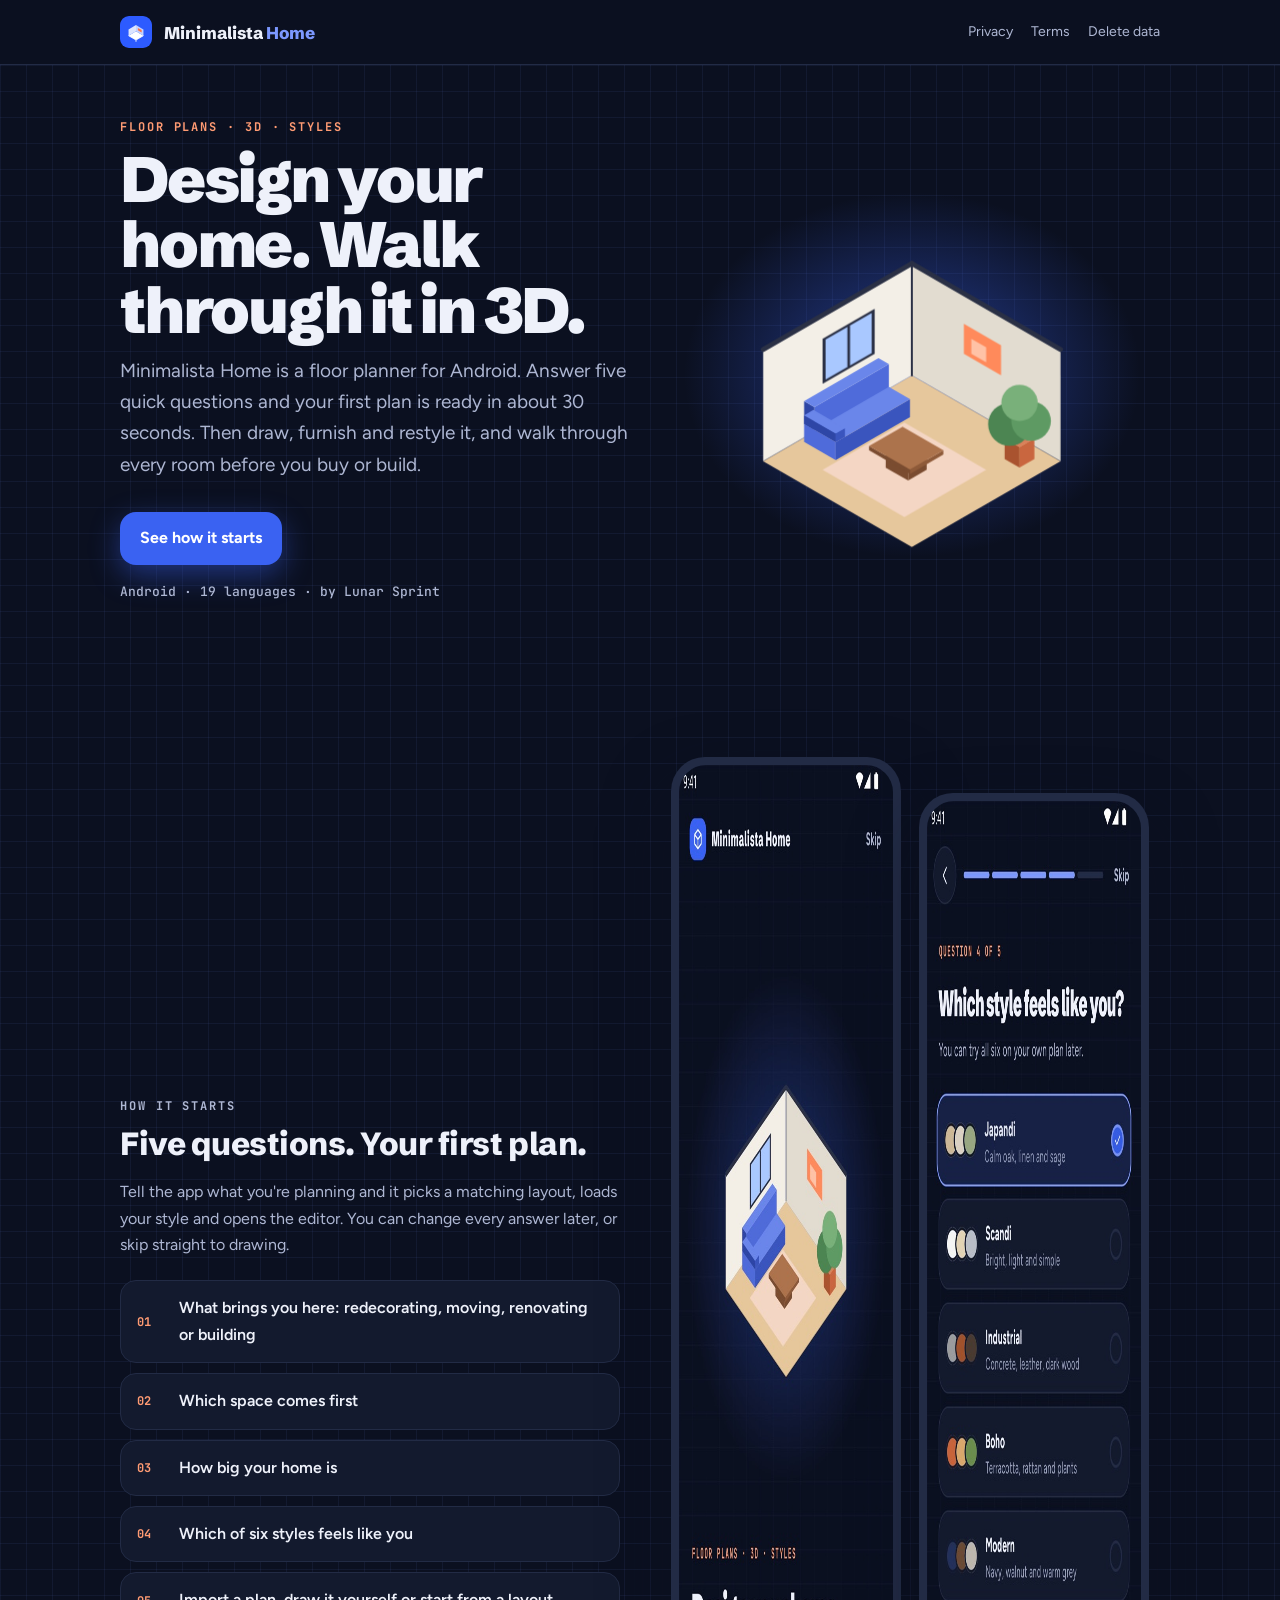
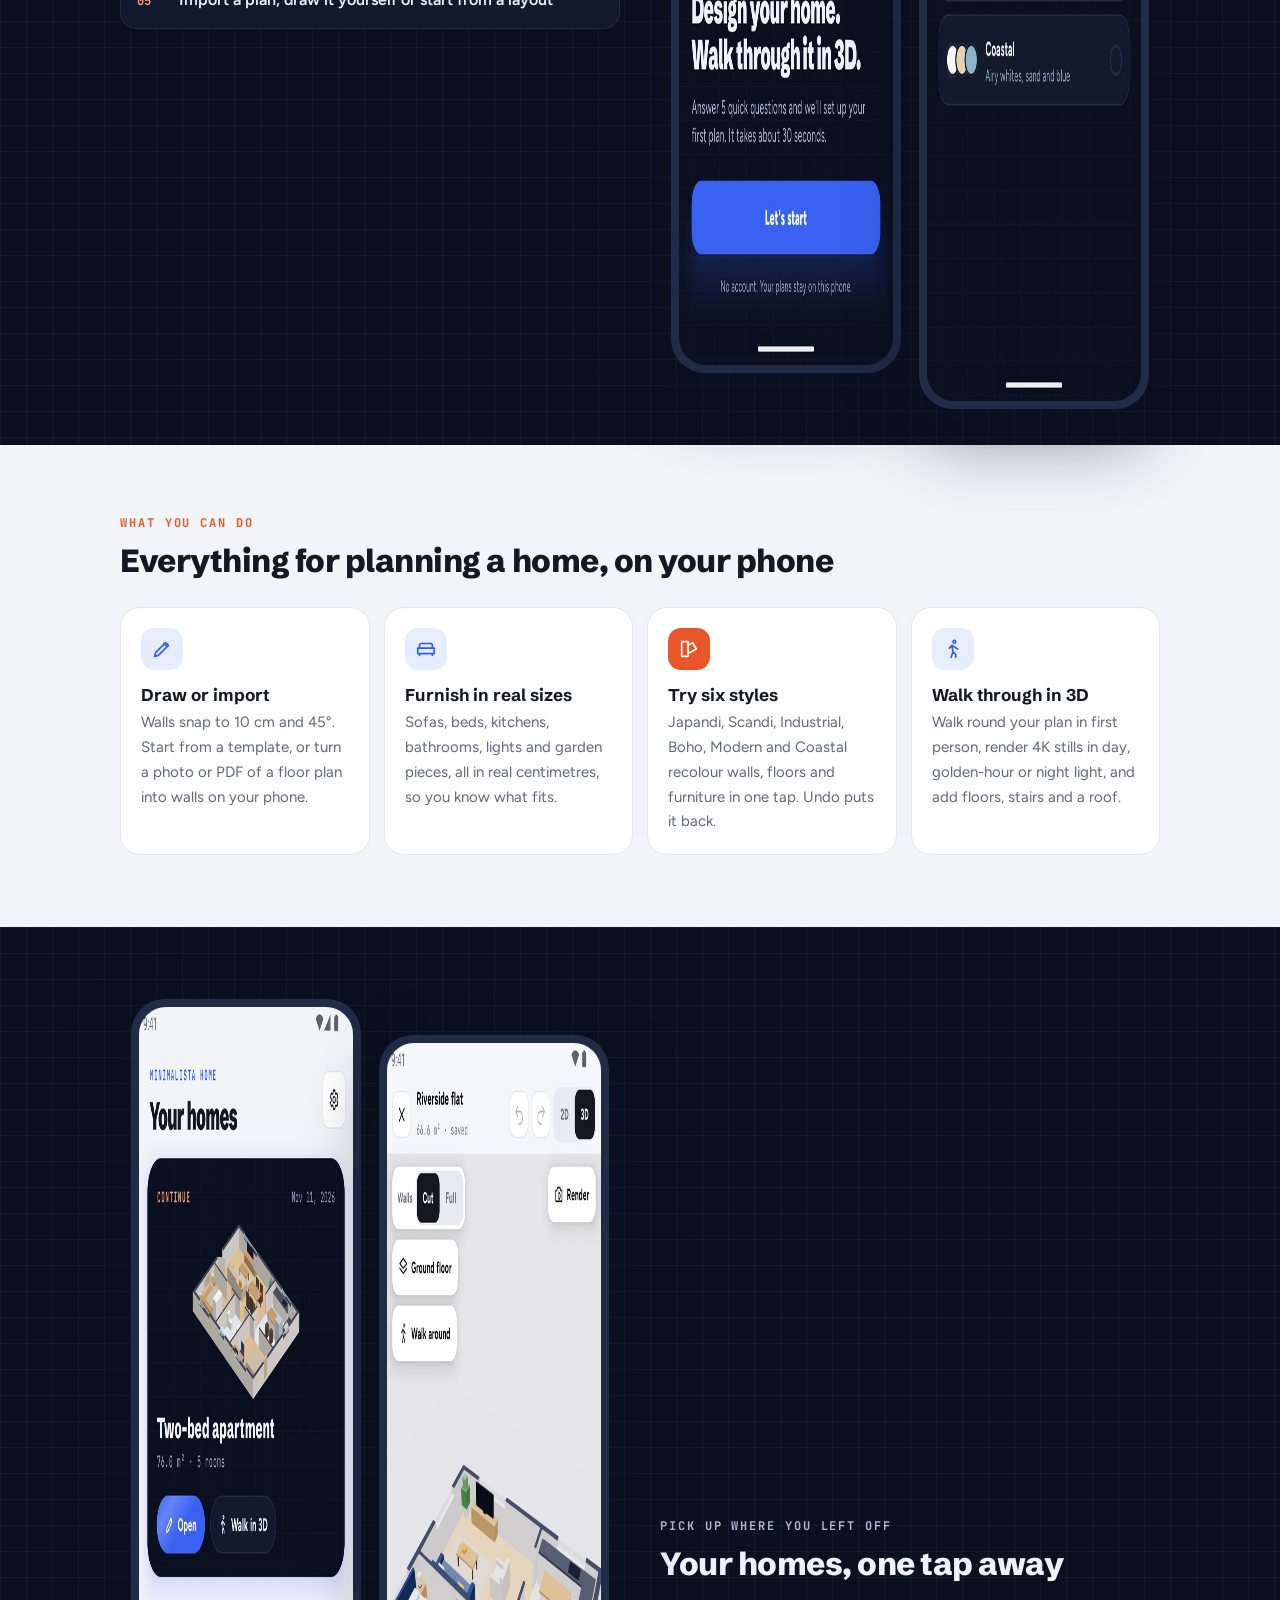
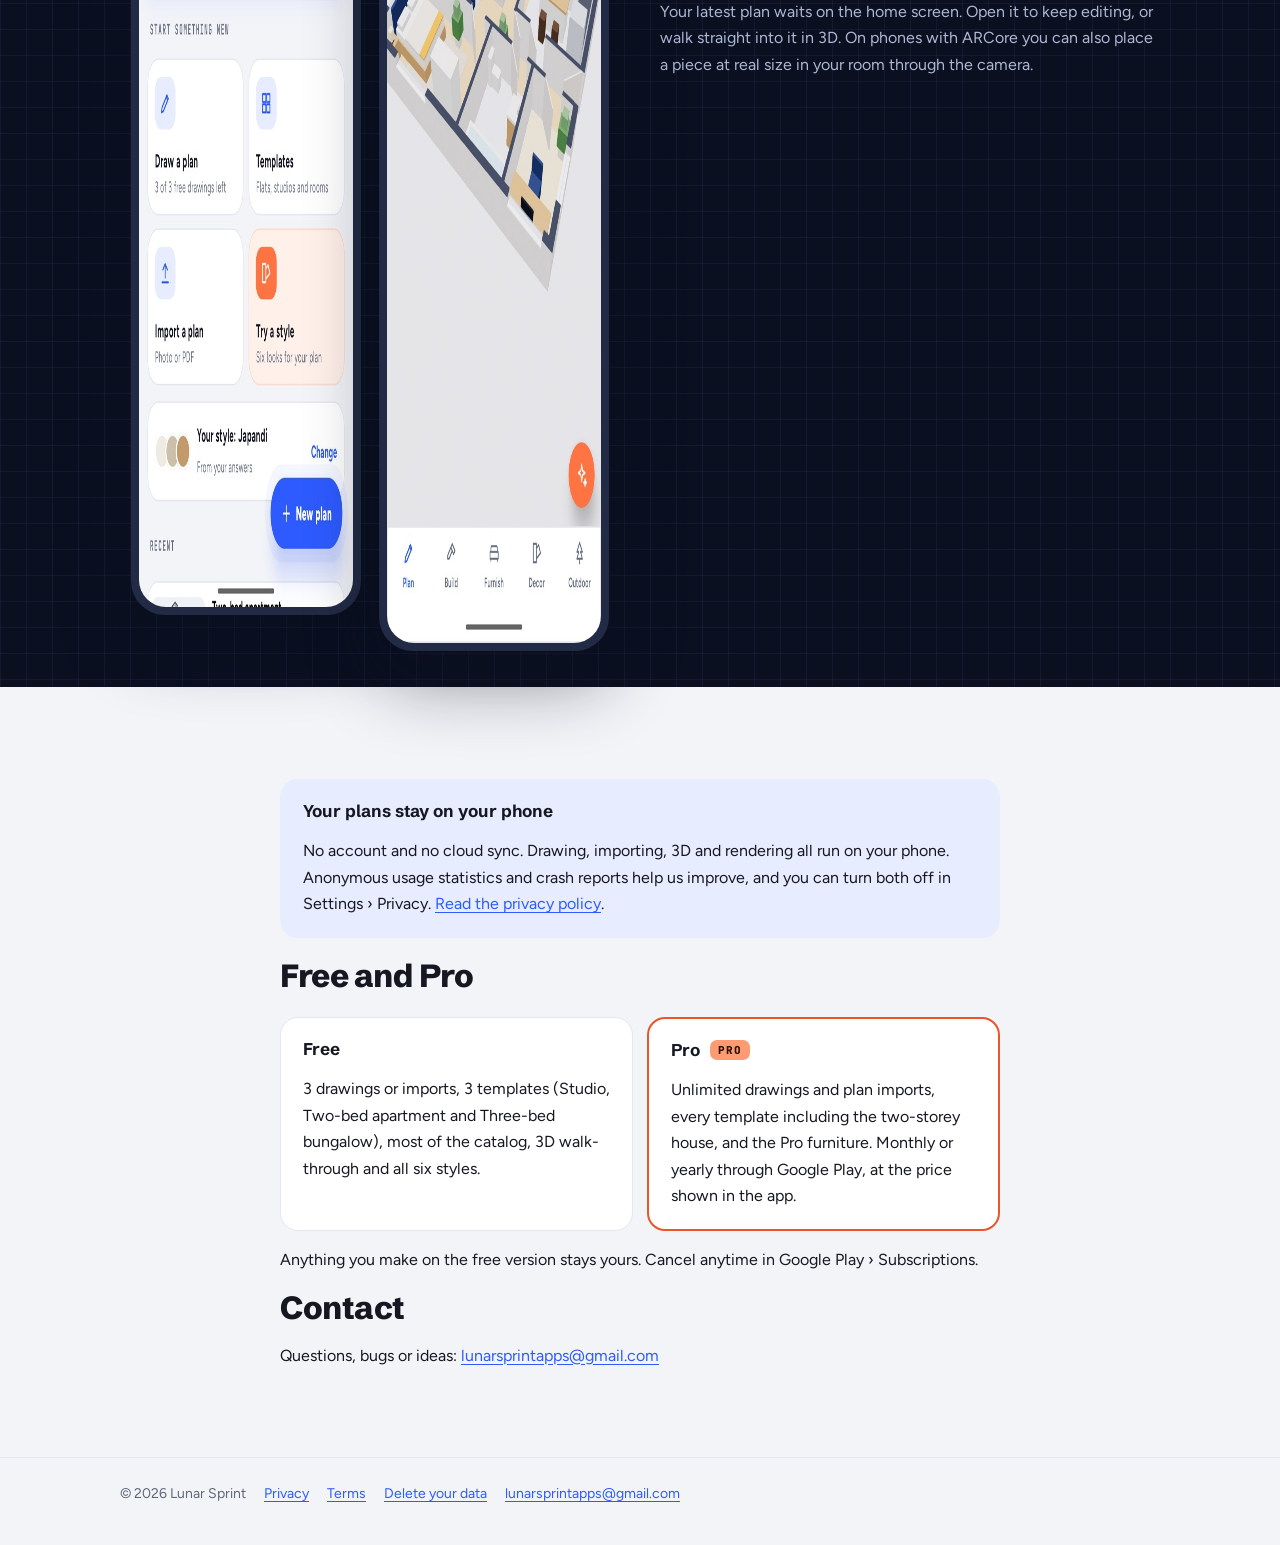
<file: index.html>
<!doctype html>
<html lang="en">
<head>
<meta charset="utf-8">
<meta name="viewport" content="width=device-width, initial-scale=1">
<title>Minimalista: Home Design Decor — design your home, walk through it in 3D</title>
<meta name="description" content="Answer 5 quick questions and Minimalista Home sets up your first floor plan. Draw or import a plan, furnish it in real sizes, try six interior styles and walk through it in 3D. No account needed.">
<meta property="og:title" content="Minimalista: Home Design Decor — design your home, walk through it in 3D">
<meta property="og:description" content="Answer 5 quick questions and Minimalista Home sets up your first floor plan. Draw or import a plan, furnish it in real sizes, try six interior styles and walk through it in 3D. No account needed.">
<meta property="og:type" content="website">
<meta name="theme-color" content="#0B1020">
<link rel="icon" href="assets/icon.svg" type="image/svg+xml">
<link rel="preconnect" href="https://fonts.googleapis.com">
<link rel="preconnect" href="https://fonts.gstatic.com" crossorigin>
<link href="https://fonts.googleapis.com/css2?family=Figtree:wght@400;600;700&family=JetBrains+Mono:wght@500;700&family=Schibsted+Grotesk:wght@700;800;900&display=swap" rel="stylesheet">
<link rel="stylesheet" href="assets/site.css">
</head>
<body class="index">
<header class="top"><div class="wrap">
<img src="assets/icon.svg" alt="">
<a class="brand" href="index.html">Minimalista <span>Home</span></a>
<nav><a href="privacy.html">Privacy</a><a href="terms.html">Terms</a><a href="delete-data.html">Delete data</a></nav>
</div></header>
<main>
<!-- full -->
<section class="hero blueprint">
 <div class="wrap">
  <div>
   <p class="eyebrow">Floor plans · 3D · Styles</p>
   <h1>Design your home. Walk through it in 3D.</h1>
   <p class="lede">Minimalista Home is a floor planner for Android. Answer five quick questions and your first plan is ready in about 30 seconds. Then draw, furnish and restyle it, and walk through every room before you buy or build.</p>
   <a class="pill" href="#how">See how it starts</a>
   <p class="meta">Android · 19 languages · by Lunar Sprint</p>
  </div>
  <div class="stage"><svg class="isoroom" viewBox="0 0 300 230" xmlns="http://www.w3.org/2000/svg" role="img" aria-label="An isometric living room: sofa, coffee table, rug, window, art and a plant"><g class="floor"><polygon points="150.0,120.0 240.0,172.0 150.0,224.0 60.0,172.0" fill="#E6C79C"/></g><g class="walls"><polygon points="150.0,120.0 60.0,172.0 60.0,104.4 150.0,52.4" fill="#F3EFE7"/><polygon points="150.0,120.0 240.0,172.0 240.0,104.4 150.0,52.4" fill="#E2DCD0"/><line x1="60.0" y1="104.4" x2="150.0" y2="52.4" stroke="#2A3045" stroke-width="3" stroke-linecap="round"/><line x1="150.0" y1="52.4" x2="240.0" y2="104.4" stroke="#2A3045" stroke-width="3" stroke-linecap="round"/><line x1="150.0" y1="120.0" x2="150.0" y2="52.4" stroke="#2A3045" stroke-width="1.2" stroke-linecap="round"/></g><g class="deco"><polygon points="127.5,107.0 96.0,125.2 96.0,97.9 127.5,79.7" fill="#2A3045"/><polygon points="125.7,106.5 97.8,122.6 97.8,98.4 125.7,82.3" fill="#A9C8FF"/><line x1="111.8" y1="114.5" x2="111.8" y2="90.4" stroke="#2A3045" stroke-width="1.6" stroke-linecap="round"/><polygon points="181.5,107.0 204.0,120.0 204.0,101.8 181.5,88.8" fill="#FF8A5B"/><polygon points="186.0,107.0 195.0,112.2 195.0,103.1 186.0,97.9" fill="#FFC2A6"/></g><g class="rug"><polygon points="145.5,148.6 195.0,177.2 145.5,205.8 96.0,177.2" fill="#F4D6C4"/></g><g class="drop1"><polygon points="148.9,145.3 103.9,171.3 103.9,160.4 148.9,134.4" fill="#3A55BE"/><polygon points="84.8,160.3 103.9,171.3 103.9,160.4 84.8,149.4" fill="#4F6BDA"/><polygon points="129.8,123.4 148.9,134.4 103.9,160.4 84.8,149.4" fill="#6A86EA"/><polygon points="136.1,127.0 91.0,153.0 91.0,139.2 136.1,113.2" fill="#4F6BDA"/><polygon points="84.8,149.4 91.0,153.0 91.0,139.2 84.8,135.6" fill="#2E46A6"/><polygon points="129.8,109.6 136.1,113.2 91.0,139.2 84.8,135.6" fill="#6A86EA"/><polygon points="109.5,157.2 103.9,160.4 103.9,155.2 109.5,152.0" fill="#3A55BE"/><polygon points="84.8,149.4 103.9,160.4 103.9,155.2 84.8,144.2" fill="#2E46A6"/><polygon points="90.4,140.9 109.5,152.0 103.9,155.2 84.8,144.2" fill="#6A86EA"/></g><g class="drop2"><polygon points="159.0,177.2 147.8,183.7 147.8,173.8 159.0,167.3" fill="#7A4C30"/><polygon points="134.2,175.9 147.8,183.7 147.8,173.8 134.2,166.0" fill="#7A4C30"/><polygon points="145.5,159.5 159.0,167.3 147.8,173.8 134.2,166.0" fill="#8E5A39"/><polygon points="169.1,168.0 148.9,179.7 148.9,177.1 169.1,165.4" fill="#8E5A39"/><polygon points="124.1,165.4 148.9,179.7 148.9,177.1 124.1,162.8" fill="#7A4C30"/><polygon points="144.4,151.1 169.1,165.4 148.9,177.1 124.1,162.8" fill="#AC734C"/></g><g class="drop3"><polygon points="224.2,170.7 215.2,175.9 215.2,163.4 224.2,158.2" fill="#C9663F"/><polygon points="206.2,170.7 215.2,175.9 215.2,163.4 206.2,158.2" fill="#A9532F"/><polygon points="215.2,153.0 224.2,158.2 215.2,163.4 206.2,158.2" fill="#D9805A"/><circle cx="209.2" cy="149.7" r="13" fill="#4C8552"/><circle cx="222.2" cy="147.7" r="12" fill="#5E9A63"/><circle cx="215.2" cy="136.7" r="11" fill="#79B07A"/></g></svg></div>
 </div>
</section>

<section class="band blueprint" id="how">
 <div class="wrap split">
  <div>
   <p class="eyebrow">How it starts</p>
   <h2>Five questions. Your first plan.</h2>
   <p>Tell the app what you're planning and it picks a matching layout, loads your style and opens the editor. You can change every answer later, or skip straight to drawing.</p>
   <ol class="steps">
    <li><b>01</b>What brings you here: redecorating, moving, renovating or building</li>
    <li><b>02</b>Which space comes first</li>
    <li><b>03</b>How big your home is</li>
    <li><b>04</b>Which of six styles feels like you</li>
    <li><b>05</b>Import a plan, draw it yourself or start from a layout</li>
   </ol>
  </div>
  <div class="phones">
   <div class="phone"><img src="assets/shot-welcome.jpg" alt="Welcome screen with an isometric room and the headline Design your home. Walk through it in 3D." width="540" height="1200" loading="lazy"></div>
   <div class="phone tilt"><img src="assets/shot-quiz.jpg" alt="Quiz question: Which style feels like you? Japandi is selected." width="540" height="1200" loading="lazy"></div>
  </div>
 </div>
</section>

<section class="band light">
 <div class="wrap">
  <p class="eyebrow" style="color:var(--apricot)">What you can do</p>
  <h2>Everything for planning a home, on your phone</h2>
  <div class="features">
   <div class="feature"><div class="icon"><svg viewBox="0 0 24 24"><path d="M4 20l4-1 11-11-3-3L5 16zM14 6l3 3"/></svg></div>
    <h3>Draw or import</h3><p>Walls snap to 10&nbsp;cm and 45°. Start from a template, or turn a photo or PDF of a floor plan into walls on your phone.</p></div>
   <div class="feature"><div class="icon"><svg viewBox="0 0 24 24"><path d="M5 11V8a2 2 0 0 1 2-2h10a2 2 0 0 1 2 2v3M3 11h18v6H3zM5 17v2M19 17v2"/></svg></div>
    <h3>Furnish in real sizes</h3><p>Sofas, beds, kitchens, bathrooms, lights and garden pieces, all in real centimetres, so you know what fits.</p></div>
   <div class="feature"><div class="icon warm"><svg viewBox="0 0 24 24"><path d="M4 4h7v16H4zM11 8l5-3 4 7-9 5"/></svg></div>
    <h3>Try six styles</h3><p>Japandi, Scandi, Industrial, Boho, Modern and Coastal recolour walls, floors and furniture in one tap. Undo puts it back.</p></div>
   <div class="feature"><div class="icon"><svg viewBox="0 0 24 24"><path d="M13.5 5.5a1.5 1.5 0 1 0 0-3 1.5 1.5 0 0 0 0 3zM10 21l2-6 3 3v3M8 11l3-3 3 2 3 2M11 8l1 7"/></svg></div>
    <h3>Walk through in 3D</h3><p>Walk round your plan in first person, render 4K stills in day, golden-hour or night light, and add floors, stairs and a roof.</p></div>
  </div>
 </div>
</section>

<section class="band blueprint">
 <div class="wrap split">
  <div class="phones">
   <div class="phone"><img src="assets/shot-home.jpg" alt="Home screen: a Continue card for a two-bed apartment with Open and Walk in 3D buttons" width="540" height="1200" loading="lazy"></div>
   <div class="phone tilt"><img src="assets/shot-3d.jpg" alt="A furnished flat shown in 3D with cut-away walls" width="540" height="1200" loading="lazy"></div>
  </div>
  <div>
   <p class="eyebrow">Pick up where you left off</p>
   <h2>Your homes, one tap away</h2>
   <p>Your latest plan waits on the home screen. Open it to keep editing, or walk straight into it in 3D. On phones with ARCore you can also place a piece at real size in your room through the camera.</p>
  </div>
 </div>
</section>

<section class="band light">
 <div class="wrap" style="max-width:var(--readw)">
  <div class="card tint">
   <h3>Your plans stay on your phone</h3>
   <p>No account and no cloud sync. Drawing, importing, 3D and rendering all run on your phone. Anonymous usage statistics and crash reports help us improve, and you can turn both off in Settings › Privacy. <a href="privacy.html">Read the privacy policy</a>.</p>
  </div>

  <h2>Free and Pro</h2>
  <div class="plans">
   <div class="card"><h3>Free</h3><p>3 drawings or imports, 3 templates (Studio, Two-bed apartment and Three-bed bungalow), most of the catalog, 3D walk-through and all six styles.</p></div>
   <div class="card pro"><h3>Pro <span class="badge">PRO</span></h3><p>Unlimited drawings and plan imports, every template including the two-storey house, and the Pro furniture. Monthly or yearly through Google Play, at the price shown in the app.</p></div>
  </div>
  <p>Anything you make on the free version stays yours. Cancel anytime in Google Play › Subscriptions.</p>

  <h2>Contact</h2>
  <p>Questions, bugs or ideas: <a href="mailto:lunarsprintapps@gmail.com">lunarsprintapps@gmail.com</a></p>
 </div>
</section>
</main>
<footer><div class="wrap">
<span>© 2026 Lunar Sprint</span>
<a href="privacy.html">Privacy</a>
<a href="terms.html">Terms</a>
<a href="delete-data.html">Delete your data</a>
<a href="mailto:lunarsprintapps@gmail.com">lunarsprintapps@gmail.com</a>
</div></footer>
</body>
</html>
</file>
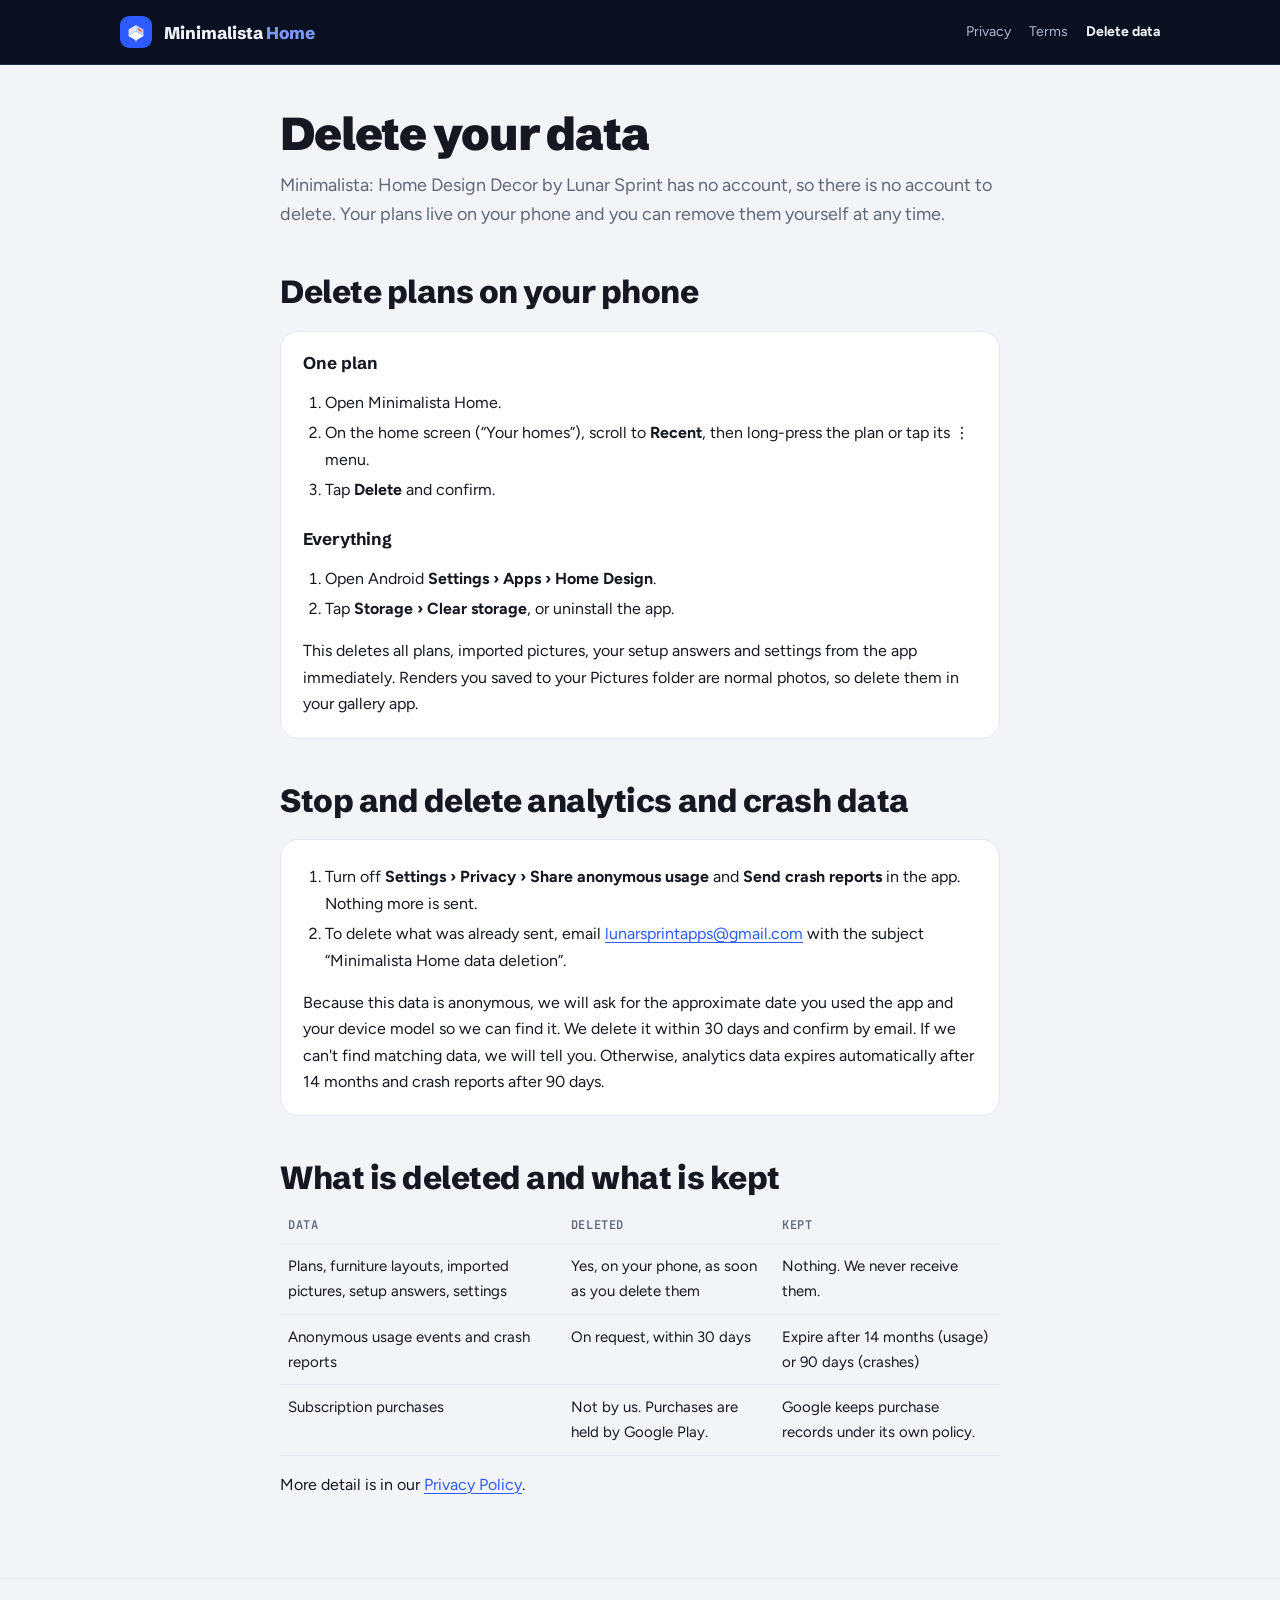
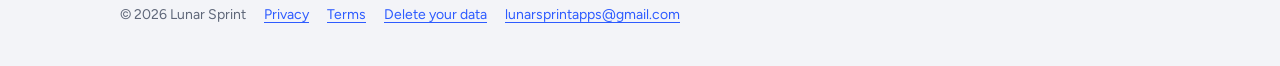
<file: delete-data.html>
<!doctype html>
<html lang="en">
<head>
<meta charset="utf-8">
<meta name="viewport" content="width=device-width, initial-scale=1">
<title>Delete your data — Minimalista: Home Design Decor</title>
<meta name="description" content="How to delete your plans and data from Minimalista Home, and how to ask Lunar Sprint to delete anonymous analytics and crash data.">
<meta property="og:title" content="Delete your data — Minimalista: Home Design Decor">
<meta property="og:description" content="How to delete your plans and data from Minimalista Home, and how to ask Lunar Sprint to delete anonymous analytics and crash data.">
<meta property="og:type" content="website">
<meta name="theme-color" content="#0B1020">
<link rel="icon" href="assets/icon.svg" type="image/svg+xml">
<link rel="preconnect" href="https://fonts.googleapis.com">
<link rel="preconnect" href="https://fonts.gstatic.com" crossorigin>
<link href="https://fonts.googleapis.com/css2?family=Figtree:wght@400;600;700&family=JetBrains+Mono:wght@500;700&family=Schibsted+Grotesk:wght@700;800;900&display=swap" rel="stylesheet">
<link rel="stylesheet" href="assets/site.css">
</head>
<body class="delete-data">
<header class="top"><div class="wrap">
<img src="assets/icon.svg" alt="">
<a class="brand" href="index.html">Minimalista <span>Home</span></a>
<nav><a href="privacy.html">Privacy</a><a href="terms.html">Terms</a><a href="delete-data.html" aria-current="page">Delete data</a></nav>
</div></header>
<main>
<div class="wrap reading">
<h1>Delete your data</h1>
<p class="lede">Minimalista: Home Design Decor by Lunar Sprint has no account, so there is no account to delete. Your plans live on your phone and you can remove them yourself at any time.</p>

<h2>Delete plans on your phone</h2>
<div class="card">
  <h3>One plan</h3>
  <ol><li>Open Minimalista Home.</li><li>On the home screen (“Your homes”), scroll to <strong>Recent</strong>, then long-press the plan or tap its ⋮ menu.</li><li>Tap <strong>Delete</strong> and confirm.</li></ol>
  <h3>Everything</h3>
  <ol><li>Open Android <strong>Settings › Apps › Home Design</strong>.</li><li>Tap <strong>Storage › Clear storage</strong>, or uninstall the app.</li></ol>
  <p>This deletes all plans, imported pictures, your setup answers and settings from the app immediately. Renders you saved to your Pictures folder are normal photos, so delete them in your gallery app.</p>
</div>

<h2>Stop and delete analytics and crash data</h2>
<div class="card">
  <ol>
    <li>Turn off <strong>Settings › Privacy › Share anonymous usage</strong> and <strong>Send crash reports</strong> in the app. Nothing more is sent.</li>
    <li>To delete what was already sent, email <a href="mailto:lunarsprintapps@gmail.com?subject=Minimalista%20Home%20data%20deletion">lunarsprintapps@gmail.com</a> with the subject “Minimalista Home data deletion”.</li>
  </ol>
  <p>Because this data is anonymous, we will ask for the approximate date you used the app and your device model so we can find it. We delete it within 30 days and confirm by email. If we can't find matching data, we will tell you. Otherwise, analytics data expires automatically after 14 months and crash reports after 90 days.</p>
</div>

<h2>What is deleted and what is kept</h2>
<div class="table-scroll"><table>
  <tr><th>Data</th><th>Deleted</th><th>Kept</th></tr>
  <tr><td>Plans, furniture layouts, imported pictures, setup answers, settings</td><td>Yes, on your phone, as soon as you delete them</td><td>Nothing. We never receive them.</td></tr>
  <tr><td>Anonymous usage events and crash reports</td><td>On request, within 30 days</td><td>Expire after 14 months (usage) or 90 days (crashes)</td></tr>
  <tr><td>Subscription purchases</td><td>Not by us. Purchases are held by Google Play.</td><td>Google keeps purchase records under its own policy.</td></tr>
</table></div>

<p>More detail is in our <a href="privacy.html">Privacy Policy</a>.</p>
</div>
</main>
<footer><div class="wrap">
<span>© 2026 Lunar Sprint</span>
<a href="privacy.html">Privacy</a>
<a href="terms.html">Terms</a>
<a href="delete-data.html">Delete your data</a>
<a href="mailto:lunarsprintapps@gmail.com">lunarsprintapps@gmail.com</a>
</div></footer>
</body>
</html>
</file>
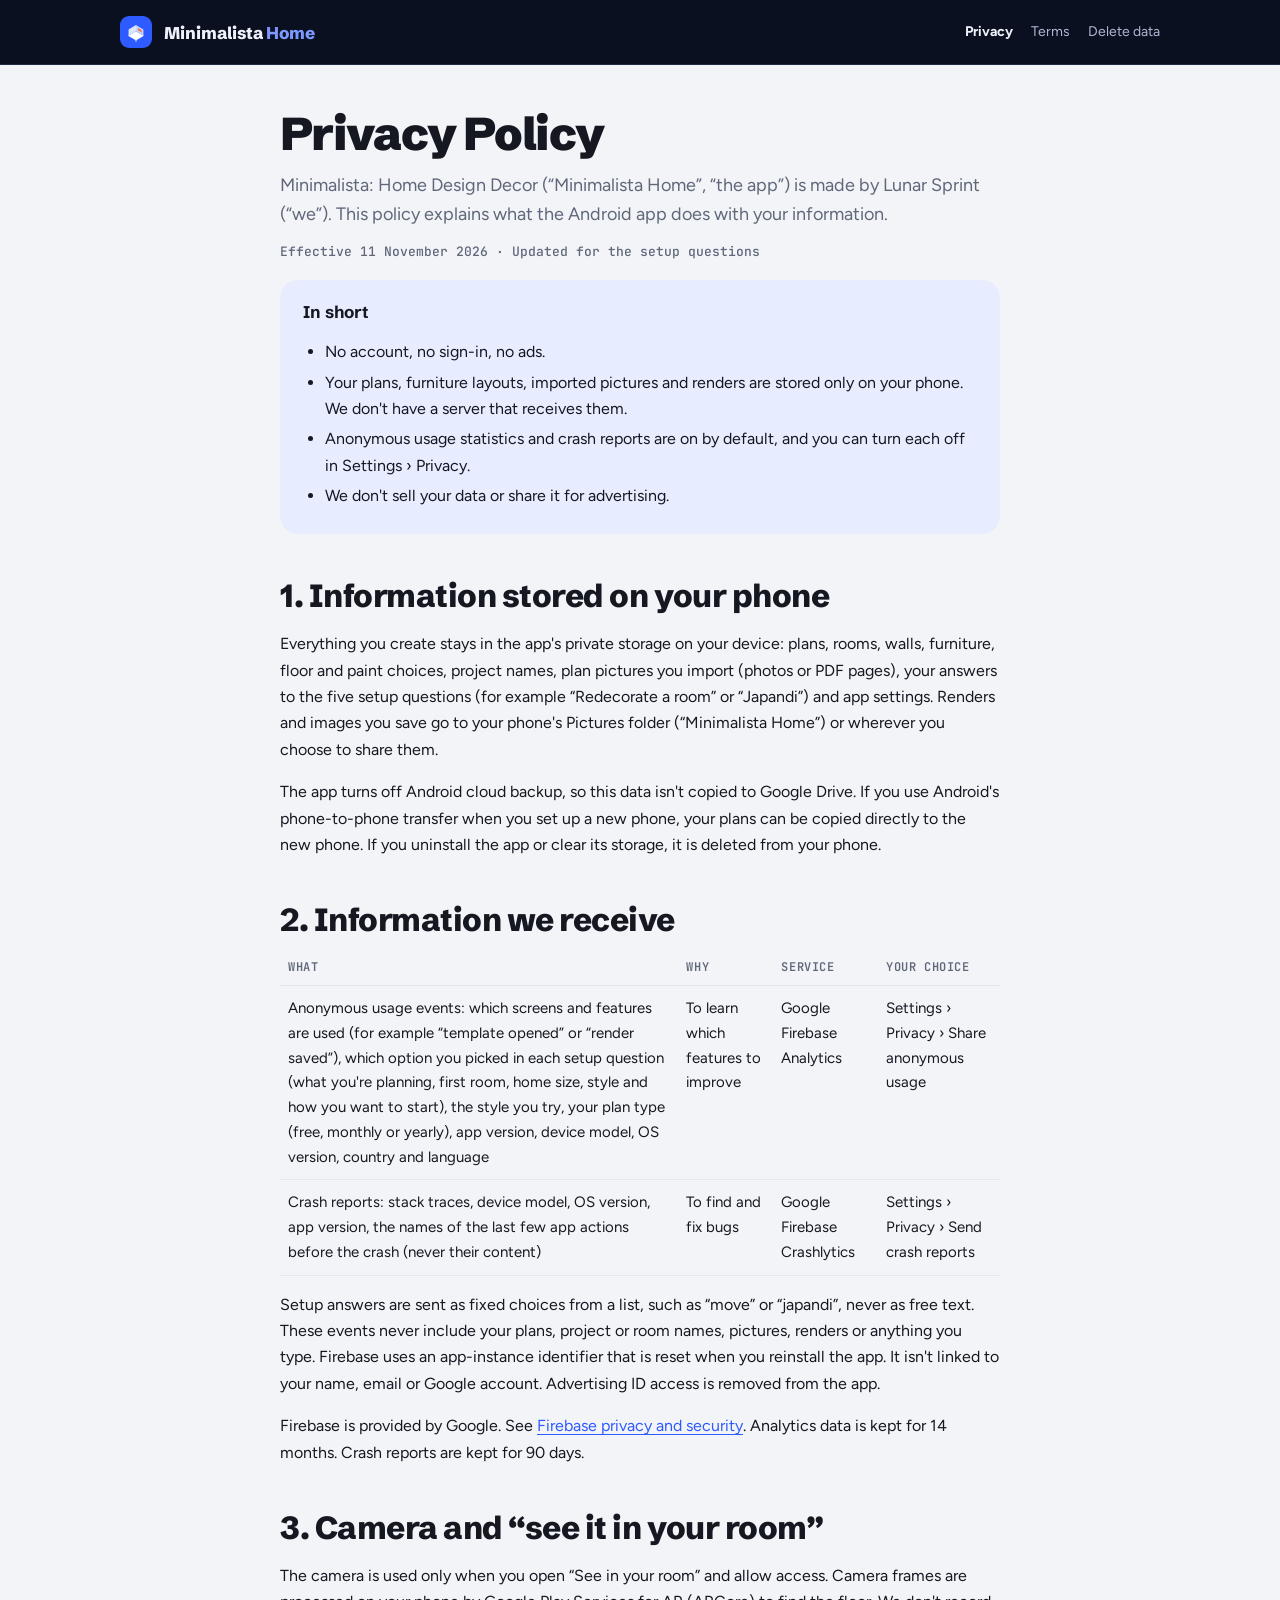
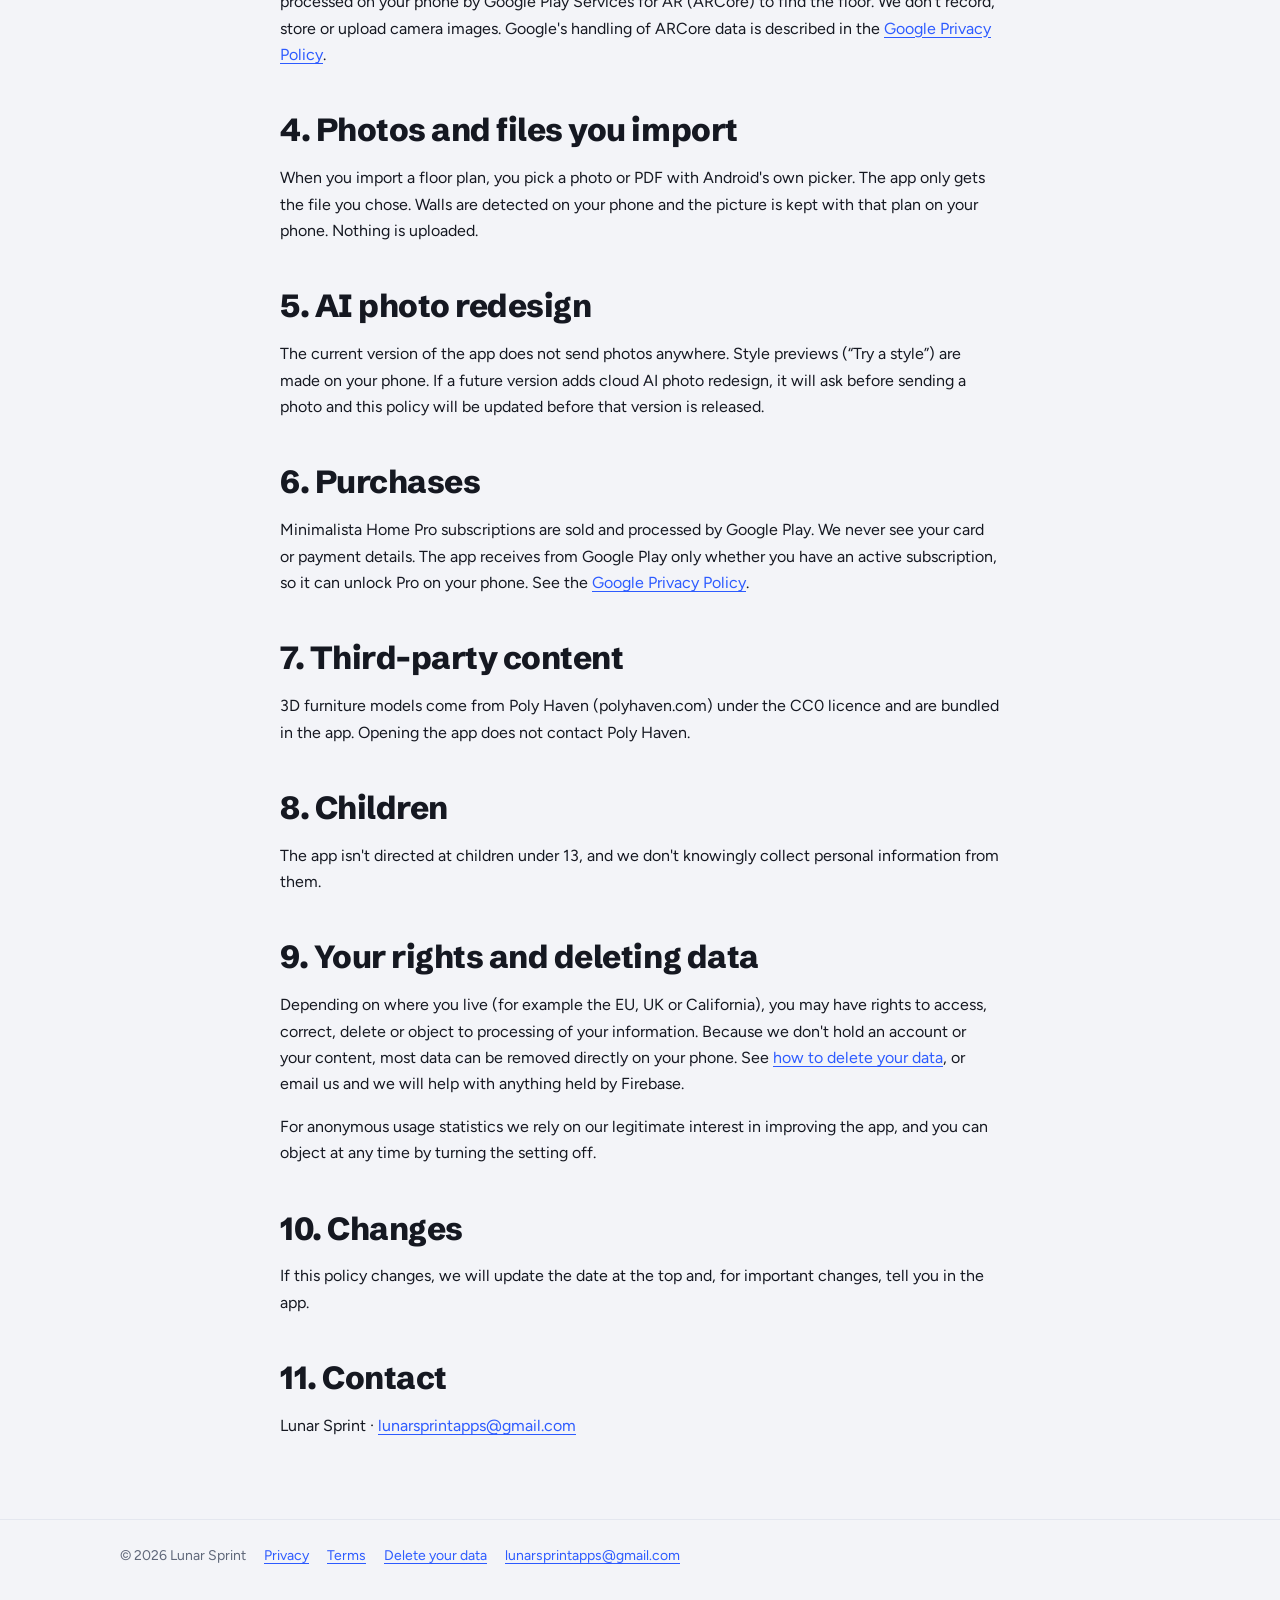
<file: privacy.html>
<!doctype html>
<html lang="en">
<head>
<meta charset="utf-8">
<meta name="viewport" content="width=device-width, initial-scale=1">
<title>Privacy Policy — Minimalista: Home Design Decor</title>
<meta name="description" content="Minimalista Home has no account. Your plans and photos stay on your Android phone. Anonymous usage statistics and crash reports can be turned off in Settings.">
<meta property="og:title" content="Privacy Policy — Minimalista: Home Design Decor">
<meta property="og:description" content="Minimalista Home has no account. Your plans and photos stay on your Android phone. Anonymous usage statistics and crash reports can be turned off in Settings.">
<meta property="og:type" content="website">
<meta name="theme-color" content="#0B1020">
<link rel="icon" href="assets/icon.svg" type="image/svg+xml">
<link rel="preconnect" href="https://fonts.googleapis.com">
<link rel="preconnect" href="https://fonts.gstatic.com" crossorigin>
<link href="https://fonts.googleapis.com/css2?family=Figtree:wght@400;600;700&family=JetBrains+Mono:wght@500;700&family=Schibsted+Grotesk:wght@700;800;900&display=swap" rel="stylesheet">
<link rel="stylesheet" href="assets/site.css">
</head>
<body class="privacy">
<header class="top"><div class="wrap">
<img src="assets/icon.svg" alt="">
<a class="brand" href="index.html">Minimalista <span>Home</span></a>
<nav><a href="privacy.html" aria-current="page">Privacy</a><a href="terms.html">Terms</a><a href="delete-data.html">Delete data</a></nav>
</div></header>
<main>
<div class="wrap reading">
<h1>Privacy Policy</h1>
<p class="lede">Minimalista: Home Design Decor (“Minimalista Home”, “the app”) is made by Lunar Sprint (“we”). This policy explains what the Android app does with your information.</p>
<p class="meta">Effective 11 November 2026 · Updated for the setup questions</p>

<div class="card tint">
  <h3>In short</h3>
  <ul>
    <li>No account, no sign-in, no ads.</li>
    <li>Your plans, furniture layouts, imported pictures and renders are stored only on your phone. We don't have a server that receives them.</li>
    <li>Anonymous usage statistics and crash reports are on by default, and you can turn each off in Settings › Privacy.</li>
    <li>We don't sell your data or share it for advertising.</li>
  </ul>
</div>

<h2>1. Information stored on your phone</h2>
<p>Everything you create stays in the app's private storage on your device: plans, rooms, walls, furniture, floor and paint choices, project names, plan pictures you import (photos or PDF pages), your answers to the five setup questions (for example “Redecorate a room” or “Japandi”) and app settings. Renders and images you save go to your phone's Pictures folder (“Minimalista Home”) or wherever you choose to share them.</p>
<p>The app turns off Android cloud backup, so this data isn't copied to Google Drive. If you use Android's phone-to-phone transfer when you set up a new phone, your plans can be copied directly to the new phone. If you uninstall the app or clear its storage, it is deleted from your phone.</p>

<h2>2. Information we receive</h2>
<div class="table-scroll"><table>
  <tr><th>What</th><th>Why</th><th>Service</th><th>Your choice</th></tr>
  <tr><td>Anonymous usage events: which screens and features are used (for example “template opened” or “render saved”), which option you picked in each setup question (what you're planning, first room, home size, style and how you want to start), the style you try, your plan type (free, monthly or yearly), app version, device model, OS version, country and language</td><td>To learn which features to improve</td><td>Google Firebase Analytics</td><td>Settings › Privacy › Share anonymous usage</td></tr>
  <tr><td>Crash reports: stack traces, device model, OS version, app version, the names of the last few app actions before the crash (never their content)</td><td>To find and fix bugs</td><td>Google Firebase Crashlytics</td><td>Settings › Privacy › Send crash reports</td></tr>
</table></div>
<p>Setup answers are sent as fixed choices from a list, such as “move” or “japandi”, never as free text. These events never include your plans, project or room names, pictures, renders or anything you type. Firebase uses an app-instance identifier that is reset when you reinstall the app. It isn't linked to your name, email or Google account. Advertising ID access is removed from the app.</p>
<p>Firebase is provided by Google. See <a href="https://firebase.google.com/support/privacy">Firebase privacy and security</a>. Analytics data is kept for 14 months. Crash reports are kept for 90 days.</p>

<h2>3. Camera and “see it in your room”</h2>
<p>The camera is used only when you open “See in your room” and allow access. Camera frames are processed on your phone by Google Play Services for AR (ARCore) to find the floor. We don't record, store or upload camera images. Google's handling of ARCore data is described in the <a href="https://policies.google.com/privacy">Google Privacy Policy</a>.</p>

<h2>4. Photos and files you import</h2>
<p>When you import a floor plan, you pick a photo or PDF with Android's own picker. The app only gets the file you chose. Walls are detected on your phone and the picture is kept with that plan on your phone. Nothing is uploaded.</p>

<h2>5. AI photo redesign</h2>
<p>The current version of the app does not send photos anywhere. Style previews (“Try a style”) are made on your phone. If a future version adds cloud AI photo redesign, it will ask before sending a photo and this policy will be updated before that version is released.</p>

<h2>6. Purchases</h2>
<p>Minimalista Home Pro subscriptions are sold and processed by Google Play. We never see your card or payment details. The app receives from Google Play only whether you have an active subscription, so it can unlock Pro on your phone. See the <a href="https://policies.google.com/privacy">Google Privacy Policy</a>.</p>

<h2>7. Third-party content</h2>
<p>3D furniture models come from Poly Haven (polyhaven.com) under the CC0 licence and are bundled in the app. Opening the app does not contact Poly Haven.</p>

<h2>8. Children</h2>
<p>The app isn't directed at children under 13, and we don't knowingly collect personal information from them.</p>

<h2>9. Your rights and deleting data</h2>
<p>Depending on where you live (for example the EU, UK or California), you may have rights to access, correct, delete or object to processing of your information. Because we don't hold an account or your content, most data can be removed directly on your phone. See <a href="delete-data.html">how to delete your data</a>, or email us and we will help with anything held by Firebase.</p>
<p>For anonymous usage statistics we rely on our legitimate interest in improving the app, and you can object at any time by turning the setting off.</p>

<h2>10. Changes</h2>
<p>If this policy changes, we will update the date at the top and, for important changes, tell you in the app.</p>

<h2>11. Contact</h2>
<p>Lunar Sprint · <a href="mailto:lunarsprintapps@gmail.com">lunarsprintapps@gmail.com</a></p>
</div>
</main>
<footer><div class="wrap">
<span>© 2026 Lunar Sprint</span>
<a href="privacy.html">Privacy</a>
<a href="terms.html">Terms</a>
<a href="delete-data.html">Delete your data</a>
<a href="mailto:lunarsprintapps@gmail.com">lunarsprintapps@gmail.com</a>
</div></footer>
</body>
</html>
</file>
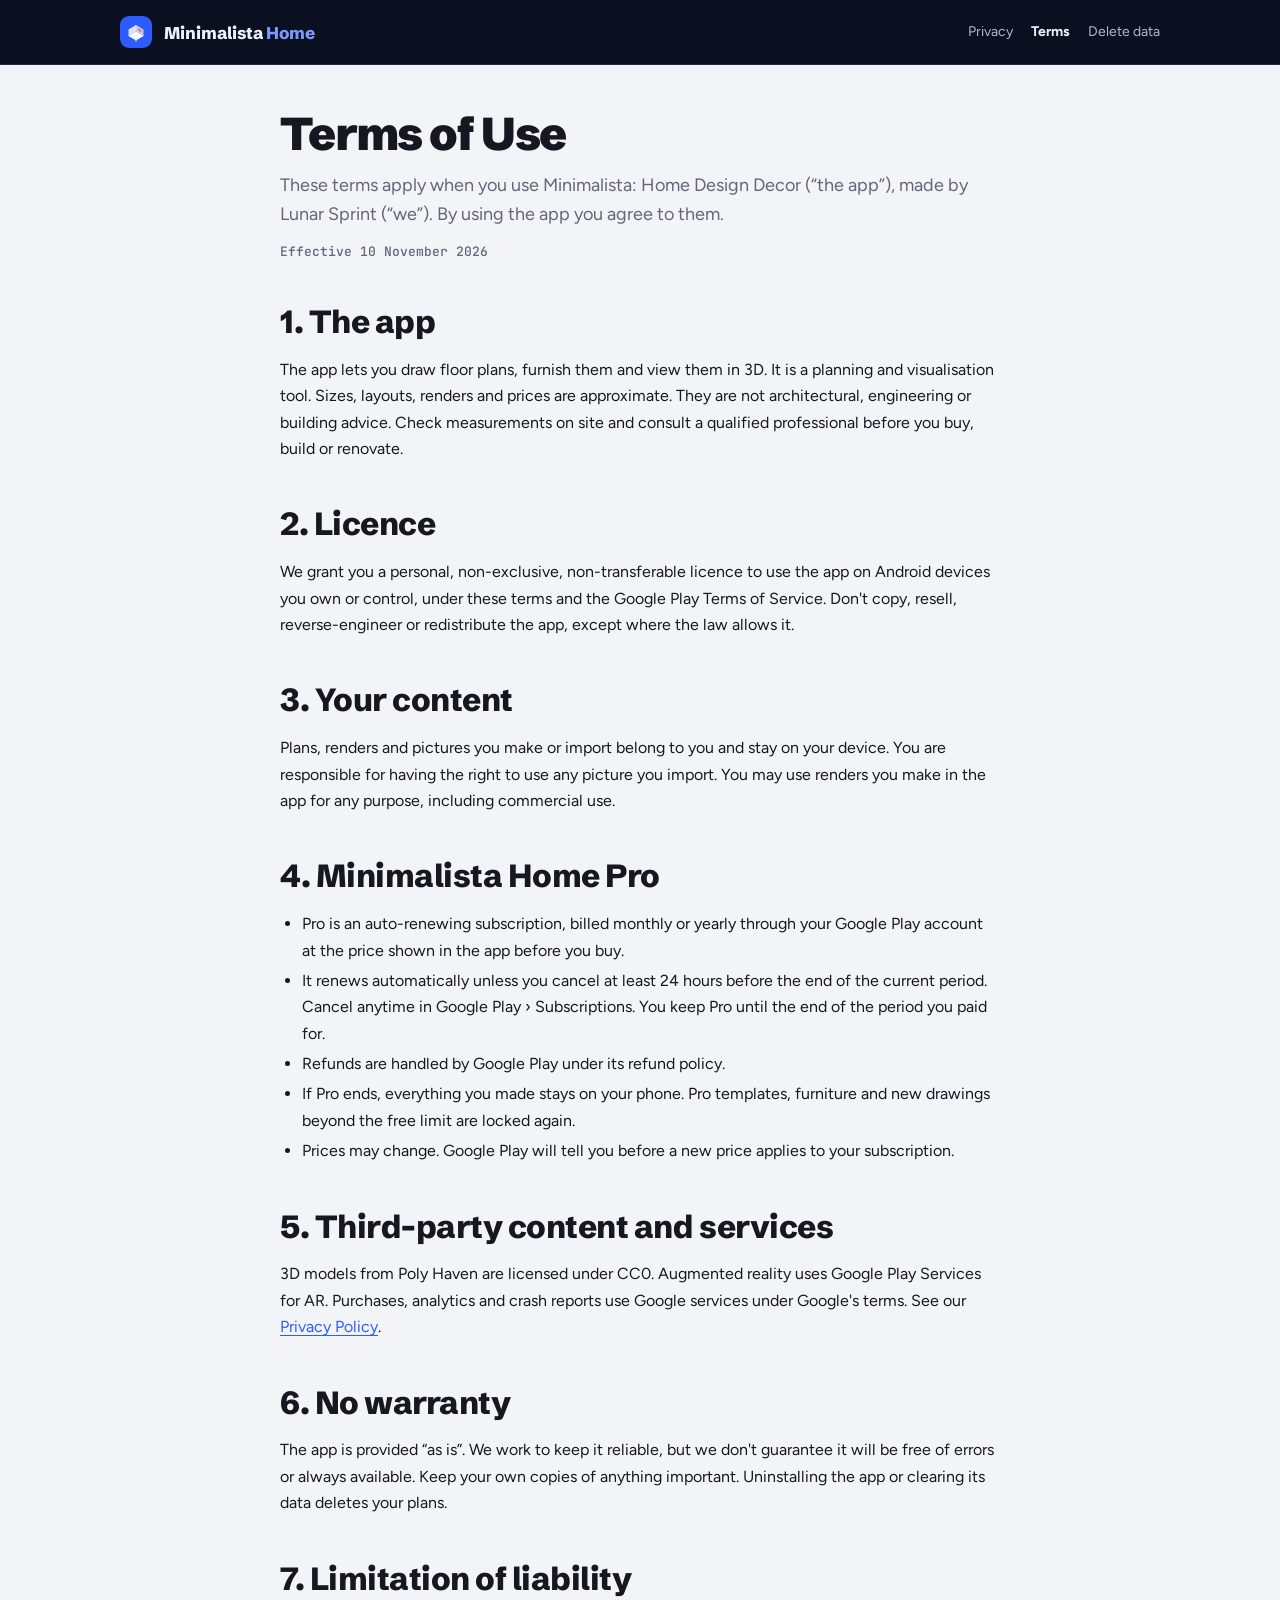
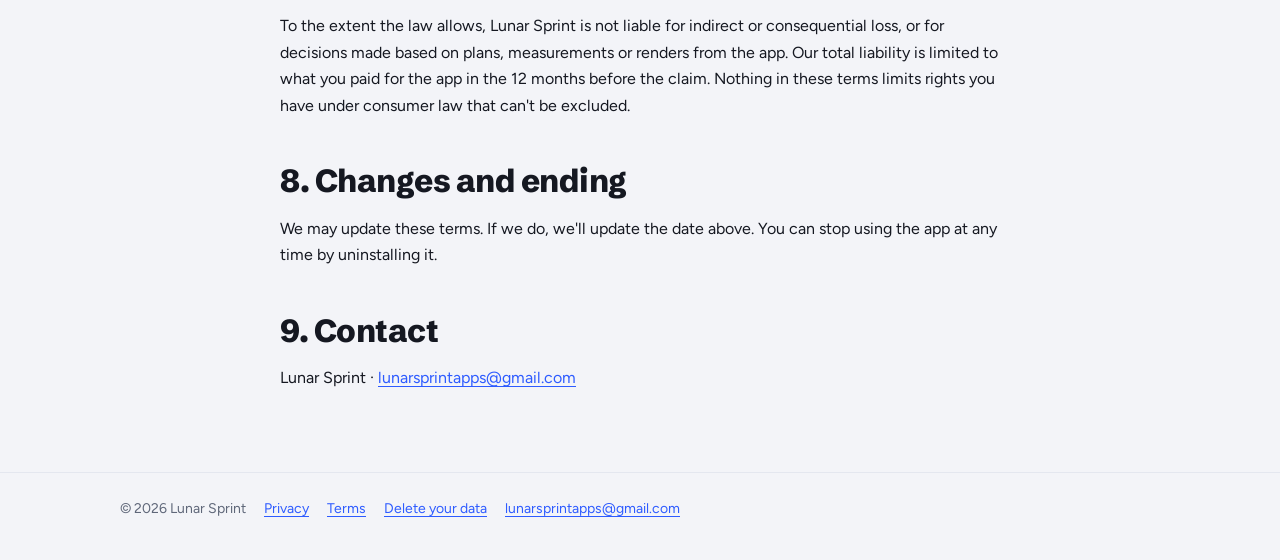
<file: terms.html>
<!doctype html>
<html lang="en">
<head>
<meta charset="utf-8">
<meta name="viewport" content="width=device-width, initial-scale=1">
<title>Terms of Use — Minimalista: Home Design Decor</title>
<meta name="description" content="Terms of use for the Minimalista Home Android app and Minimalista Home Pro subscriptions.">
<meta property="og:title" content="Terms of Use — Minimalista: Home Design Decor">
<meta property="og:description" content="Terms of use for the Minimalista Home Android app and Minimalista Home Pro subscriptions.">
<meta property="og:type" content="website">
<meta name="theme-color" content="#0B1020">
<link rel="icon" href="assets/icon.svg" type="image/svg+xml">
<link rel="preconnect" href="https://fonts.googleapis.com">
<link rel="preconnect" href="https://fonts.gstatic.com" crossorigin>
<link href="https://fonts.googleapis.com/css2?family=Figtree:wght@400;600;700&family=JetBrains+Mono:wght@500;700&family=Schibsted+Grotesk:wght@700;800;900&display=swap" rel="stylesheet">
<link rel="stylesheet" href="assets/site.css">
</head>
<body class="terms">
<header class="top"><div class="wrap">
<img src="assets/icon.svg" alt="">
<a class="brand" href="index.html">Minimalista <span>Home</span></a>
<nav><a href="privacy.html">Privacy</a><a href="terms.html" aria-current="page">Terms</a><a href="delete-data.html">Delete data</a></nav>
</div></header>
<main>
<div class="wrap reading">
<h1>Terms of Use</h1>
<p class="lede">These terms apply when you use Minimalista: Home Design Decor (“the app”), made by Lunar Sprint (“we”). By using the app you agree to them.</p>
<p class="meta">Effective 10 November 2026</p>

<h2>1. The app</h2>
<p>The app lets you draw floor plans, furnish them and view them in 3D. It is a planning and visualisation tool. Sizes, layouts, renders and prices are approximate. They are not architectural, engineering or building advice. Check measurements on site and consult a qualified professional before you buy, build or renovate.</p>

<h2>2. Licence</h2>
<p>We grant you a personal, non-exclusive, non-transferable licence to use the app on Android devices you own or control, under these terms and the Google Play Terms of Service. Don't copy, resell, reverse-engineer or redistribute the app, except where the law allows it.</p>

<h2>3. Your content</h2>
<p>Plans, renders and pictures you make or import belong to you and stay on your device. You are responsible for having the right to use any picture you import. You may use renders you make in the app for any purpose, including commercial use.</p>

<h2>4. Minimalista Home Pro</h2>
<ul>
  <li>Pro is an auto-renewing subscription, billed monthly or yearly through your Google Play account at the price shown in the app before you buy.</li>
  <li>It renews automatically unless you cancel at least 24 hours before the end of the current period. Cancel anytime in Google Play › Subscriptions. You keep Pro until the end of the period you paid for.</li>
  <li>Refunds are handled by Google Play under its refund policy.</li>
  <li>If Pro ends, everything you made stays on your phone. Pro templates, furniture and new drawings beyond the free limit are locked again.</li>
  <li>Prices may change. Google Play will tell you before a new price applies to your subscription.</li>
</ul>

<h2>5. Third-party content and services</h2>
<p>3D models from Poly Haven are licensed under CC0. Augmented reality uses Google Play Services for AR. Purchases, analytics and crash reports use Google services under Google's terms. See our <a href="privacy.html">Privacy Policy</a>.</p>

<h2>6. No warranty</h2>
<p>The app is provided “as is”. We work to keep it reliable, but we don't guarantee it will be free of errors or always available. Keep your own copies of anything important. Uninstalling the app or clearing its data deletes your plans.</p>

<h2>7. Limitation of liability</h2>
<p>To the extent the law allows, Lunar Sprint is not liable for indirect or consequential loss, or for decisions made based on plans, measurements or renders from the app. Our total liability is limited to what you paid for the app in the 12 months before the claim. Nothing in these terms limits rights you have under consumer law that can't be excluded.</p>

<h2>8. Changes and ending</h2>
<p>We may update these terms. If we do, we'll update the date above. You can stop using the app at any time by uninstalling it.</p>

<h2>9. Contact</h2>
<p>Lunar Sprint · <a href="mailto:lunarsprintapps@gmail.com">lunarsprintapps@gmail.com</a></p>
</div>
</main>
<footer><div class="wrap">
<span>© 2026 Lunar Sprint</span>
<a href="privacy.html">Privacy</a>
<a href="terms.html">Terms</a>
<a href="delete-data.html">Delete your data</a>
<a href="mailto:lunarsprintapps@gmail.com">lunarsprintapps@gmail.com</a>
</div></footer>
</body>
</html>
</file>
<file: assets/site.css>
/* Minimalista Home — website. "Blueprint Night" from the app (ui/Night.kt) for the header, hero and bands;
   a calm light reading column (ui/Theme.kt, object MH) for the legal pages. */
:root {
  --night: #0B1020; --night-card: #131A2E; --night-line: #222B45; --night-sel: #18234A; --night-ring: #7C98FF;
  --night-text: #EEF1FA; --night-muted: #AEB7D3; --accent: #FF9B73; --primary: #3A62F2;
  --grid: rgba(124,152,255,.07);
  --mist: #F3F4F8; --surface: #FFFFFF; --ink: #151821; --muted: #5F6779; --line: #E4E7EF;
  --cobalt: #2D5BFF; --cobalt-soft: #E7EDFF; --apricot: #E8562A; --apricot-soft: #FFF1EA;
  --display: 'Schibsted Grotesk', system-ui, sans-serif;
  --text: 'Figtree', system-ui, -apple-system, 'Segoe UI', Roboto, sans-serif;
  --mono: 'JetBrains Mono', ui-monospace, Menlo, monospace;
  --maxw: 1080px; --readw: 760px;
}
@media (prefers-color-scheme: dark) {
  :root { --mist: #0E1322; --surface: #151B2D; --ink: #EEF1FA; --muted: #9AA3C0; --line: #252E48;
          --cobalt: #8EA6FF; --cobalt-soft: #18234A; --apricot: #FF9B73; --apricot-soft: #2A1C1A; }
}
* { box-sizing: border-box; }
html { -webkit-text-size-adjust: 100%; }
body { margin: 0; background: var(--mist); color: var(--ink); font: 16px/1.65 var(--text); }
a { color: var(--cobalt); text-underline-offset: 3px; }
img { max-width: 100%; }
.wrap { max-width: var(--maxw); margin: 0 auto; padding: 0 20px; }
.wrap.reading { max-width: var(--readw); padding-top: 44px; padding-bottom: 64px; }

.blueprint { background-color: var(--night); color: var(--night-text);
  background-image: linear-gradient(var(--grid) 1px, transparent 1px), linear-gradient(90deg, var(--grid) 1px, transparent 1px);
  background-size: 26px 26px; }

/* Header */
header.top { background: var(--night); border-bottom: 1px solid var(--night-line); position: sticky; top: 0; z-index: 5; }
header.top .wrap { display: flex; align-items: center; gap: 12px; height: 64px; }
header.top img { width: 32px; height: 32px; border-radius: 9px; }
header.top a.brand { font: 800 17px var(--display); color: var(--night-text); text-decoration: none; }
header.top a.brand span { color: var(--night-ring); }
header.top nav { margin-left: auto; display: flex; gap: 18px; font-size: 14px; }
header.top nav a { color: var(--night-muted); text-decoration: none; }
header.top nav a:hover { color: var(--night-text); }
header.top nav a[aria-current] { color: var(--night-text); font-weight: 700; }

/* Type */
h1 { font: 900 clamp(32px, 6vw, 46px)/1.08 var(--display); letter-spacing: -0.025em; margin: 0 0 12px; }
h2 { font: 800 clamp(24px, 3.4vw, 32px)/1.15 var(--display); letter-spacing: -0.015em; margin: 44px 0 10px; }
h3 { font: 700 17px/1.3 var(--display); margin: 24px 0 4px; }
.lede { font-size: 18px; color: var(--muted); margin: 0 0 8px; }
.meta { font: 500 13px var(--mono); color: var(--muted); }
.eyebrow { font: 700 12px/1 var(--mono); letter-spacing: .16em; text-transform: uppercase; color: var(--accent); margin: 0 0 14px; }

/* Cards and tables (reading pages) */
.card { background: var(--surface); border: 1px solid var(--line); border-radius: 18px; padding: 20px 22px; margin: 20px 0; }
.card.tint { background: var(--cobalt-soft); border-color: transparent; }
.card.warm { background: var(--apricot-soft); border-color: transparent; }
.card > :first-child { margin-top: 0; } .card > :last-child { margin-bottom: 0; }
table { width: 100%; border-collapse: collapse; font-size: 15px; }
th, td { text-align: left; vertical-align: top; padding: 10px 8px; border-bottom: 1px solid var(--line); }
th { font: 600 12px var(--mono); text-transform: uppercase; letter-spacing: .05em; color: var(--muted); }
.table-scroll { overflow-x: auto; }
ul, ol { padding-left: 22px; } li { margin: 4px 0; }

/* Home: hero */
.hero { overflow: hidden; }
.hero .wrap { display: grid; grid-template-columns: 1.05fr 1fr; align-items: center; gap: 24px; padding-top: 56px; padding-bottom: 72px; }
.hero h1 { font-size: clamp(38px, 6.4vw, 64px); line-height: 1.02; letter-spacing: -0.035em; color: var(--night-text); }
.hero .lede { color: var(--night-muted); font-size: 19px; max-width: 34em; }
.hero .meta { color: var(--night-muted); margin-top: 18px; }
.pill { display: inline-flex; align-items: center; gap: 8px; margin-top: 24px; padding: 13px 20px; border-radius: 16px;
  background: var(--primary); color: #fff; font-weight: 700; text-decoration: none; box-shadow: 0 10px 30px rgba(58,98,242,.45); }
.stage { position: relative; }
.stage::before { content: ""; position: absolute; inset: 4% 4% 0; border-radius: 50%;
  background: radial-gradient(closest-side, rgba(58,98,242,.55), transparent); animation: pulse 3.6s ease-in-out infinite alternate; }
.isoroom { position: relative; width: 100%; height: auto; display: block; animation: bob 5s ease-in-out 2.2s infinite alternate; }

/* The room builds itself like in the app: floor, walls, window and art, rug, then furniture drops in. */
.isoroom g { transform-box: fill-box; transform-origin: 50% 50%; animation: pop .55s cubic-bezier(.2,.8,.2,1) both; }
.isoroom .floor { animation-name: popFloor; }
.isoroom .walls { transform-origin: 50% 100%; animation: rise .55s cubic-bezier(.2,.8,.2,1) .25s both; }
.isoroom .deco { animation-delay: .6s; }
.isoroom .rug { animation-delay: .8s; }
.isoroom .drop1, .isoroom .drop2, .isoroom .drop3 { animation: drop .7s cubic-bezier(.34,1.56,.64,1) both; }
.isoroom .drop1 { animation-delay: 1s; } .isoroom .drop2 { animation-delay: 1.2s; } .isoroom .drop3 { animation-delay: 1.4s; }
@keyframes popFloor { from { opacity: 0; transform: scale(.55); } to { opacity: 1; transform: none; } }
@keyframes pop { from { opacity: 0; transform: scale(.4); } to { opacity: 1; transform: none; } }
@keyframes rise { from { transform: scaleY(0); } to { transform: none; } }
@keyframes drop { from { opacity: 0; transform: translateY(-40px); } to { opacity: 1; transform: none; } }
@keyframes bob { to { transform: translateY(-10px); } }
@keyframes pulse { from { opacity: .55; } to { opacity: 1; } }

/* Home: sections */
.band { padding: 72px 0; }
.band.light { background: var(--mist); }
.band h2 { margin-top: 0; }
.band.blueprint h2 { color: var(--night-text); }
.band.blueprint p { color: var(--night-muted); }
.split { display: grid; grid-template-columns: 1fr 1fr; gap: 40px; align-items: center; }
.steps { list-style: none; padding: 0; margin: 22px 0 0; display: grid; gap: 10px; }
.steps li { display: flex; gap: 14px; align-items: center; margin: 0; padding: 14px 16px; border-radius: 16px;
  background: var(--night-card); border: 1px solid var(--night-line); color: var(--night-text); font-weight: 600; }
.steps li b { font: 700 12px var(--mono); color: var(--accent); min-width: 28px; }
.phones { display: flex; gap: 18px; justify-content: center; }
.phone { width: 230px; border-radius: 34px; padding: 8px; background: var(--night-line); box-shadow: 0 30px 70px rgba(11,16,32,.45); flex: none; }
.phone img { display: block; width: 100%; border-radius: 27px; }
.phone.tilt { transform: translateY(36px); }
.features { display: grid; grid-template-columns: repeat(auto-fit, minmax(230px, 1fr)); gap: 14px; margin-top: 28px; }
.feature { background: var(--surface); border: 1px solid var(--line); border-radius: 20px; padding: 20px; }
.feature h3 { margin: 14px 0 4px; }
.feature p { margin: 0; color: var(--muted); font-size: 15px; }
.icon { width: 42px; height: 42px; border-radius: 13px; display: grid; place-items: center; background: var(--cobalt-soft); color: var(--cobalt); }
.icon.warm { background: var(--apricot); color: #fff; }
.icon svg { width: 22px; height: 22px; fill: none; stroke: currentColor; stroke-width: 1.8; stroke-linecap: round; stroke-linejoin: round; }
.privacy-band .card { background: var(--night-card); border-color: var(--night-line); color: var(--night-text); margin: 0; }
.privacy-band .card p { color: var(--night-muted); }
.plans { display: grid; grid-template-columns: 1fr 1fr; gap: 14px; margin-top: 22px; }
.plans .card { margin: 0; }
.plans .card.pro { border: 2px solid var(--apricot); }
.badge { display: inline-block; font: 800 11px var(--mono); letter-spacing: .08em; padding: 3px 8px; border-radius: 7px; background: #FF9B73; color: #2A1406; margin-left: 6px; vertical-align: 2px; }

footer { border-top: 1px solid var(--line); padding: 24px 0 40px; font-size: 14px; color: var(--muted); background: var(--mist); }
footer .wrap { display: flex; flex-wrap: wrap; gap: 8px 18px; }

@media (max-width: 820px) {
  .hero .wrap, .split { grid-template-columns: 1fr; }
  .hero .wrap { padding-top: 36px; padding-bottom: 48px; }
  .stage { max-width: 440px; margin: 0 auto; width: 100%; }
  .plans { grid-template-columns: 1fr; }
  .phone { width: 42vw; max-width: 220px; }
  .phone.tilt { transform: translateY(24px); }
}
@media (max-width: 520px) { header.top nav { gap: 12px; font-size: 13px; } header.top a.brand span { display: none; } .band { padding: 52px 0; } }
@media (prefers-reduced-motion: reduce) {
  .isoroom, .isoroom g, .stage::before { animation: none !important; }
}
</file>
